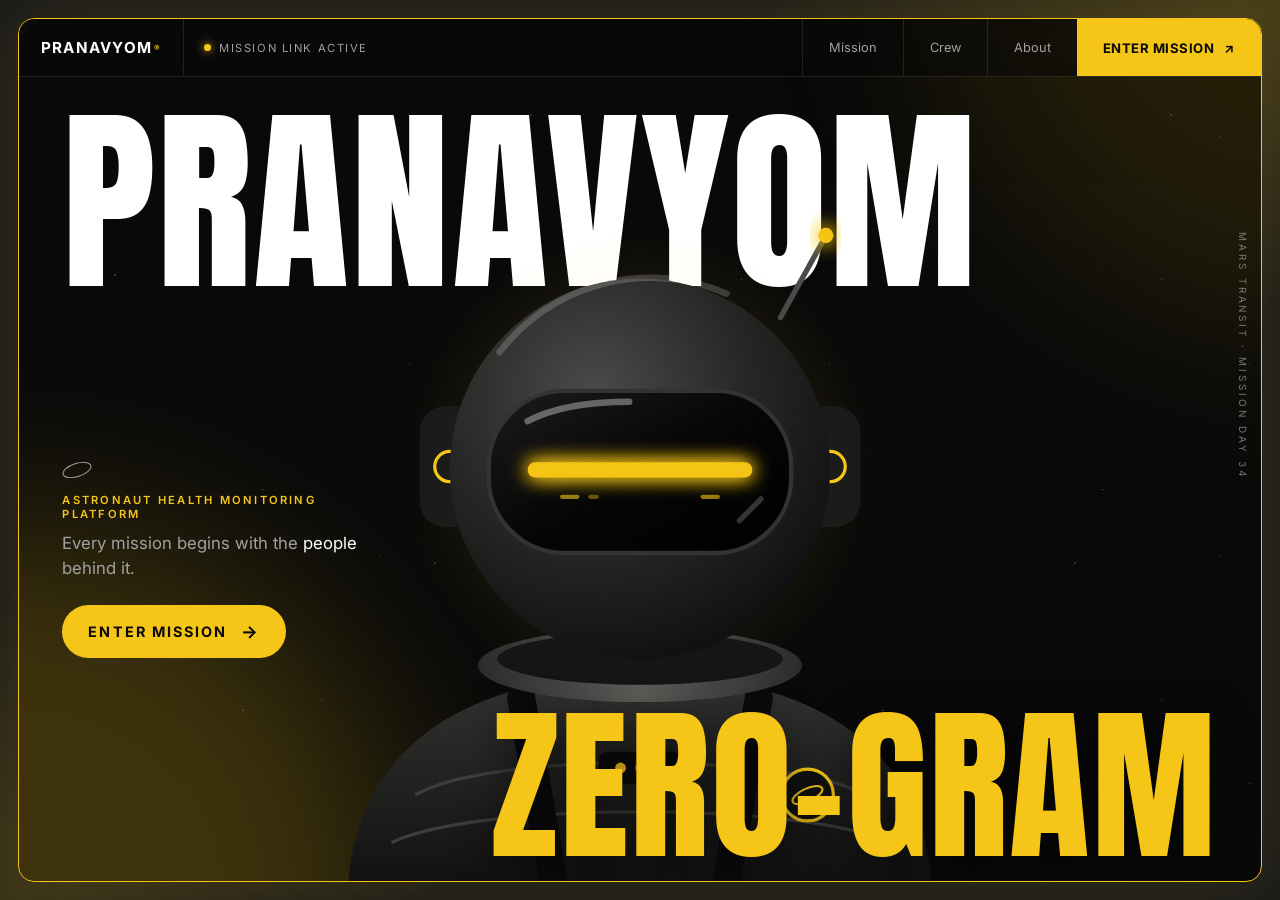
<file: index.html>
<!DOCTYPE html>
<html lang="en">
<head>
  <meta charset="UTF-8">
  <meta name="viewport" content="width=device-width, initial-scale=1.0">
  <title>PRANAVYOM ZERO-GRAM · Astronaut Health Monitoring Platform</title>
  <meta name="description" content="PRANAVYOM ZERO-GRAM: an astronaut health monitoring platform. Every mission begins with the people behind it.">
  <meta name="theme-color" content="#090909">

  <!-- Fonts: Anton for the giant title, Inter for everything else.
       Without internet the page falls back to system fonts. -->
  <link rel="preconnect" href="https://fonts.googleapis.com">
  <link rel="preconnect" href="https://fonts.gstatic.com" crossorigin>
  <link href="https://fonts.googleapis.com/css2?family=Anton&family=Inter:wght@400;500;600;700&display=swap" rel="stylesheet">

  <!-- File 2: the look -->
  <link rel="stylesheet" href="style.css">
</head>

<body class="is-loading">

  <!-- The whole screen sits inside one framed panel -->
  <div class="frame" id="frame">

    <!-- Decorative space background: stars and soft yellow glows -->
    <div class="space" aria-hidden="true">
      <div class="space__stars space__stars--far"></div>
      <div class="space__stars space__stars--near"></div>
      <div class="space__glow space__glow--left"></div>
      <div class="space__glow space__glow--right"></div>
    </div>

    <!-- ======================= TOP BAR ======================= -->
    <header class="topbar">
      <div class="topbar__logo">PRANAVYOM<sup>®</sup></div>
      <div class="topbar__status">
        <span class="topbar__dot" aria-hidden="true"></span>
        Mission link active
      </div>
      <nav class="topbar__nav" aria-label="Main">
        <span class="topbar__item">Mission</span>
        <span class="topbar__item">Crew</span>
        <span class="topbar__item">About</span>
        <button class="topbar__cta" type="button" data-enter-mission>Enter mission <span aria-hidden="true">↗</span></button>
      </nav>
    </header>

    <!-- ======================= WELCOME SCREEN ======================= -->
    <main class="hero" id="welcomeScreen">

      <h1 class="hero__title">
        <!-- Big white word sits BEHIND the astronaut -->
        <span class="hero__word hero__word--back">PRANAVYOM</span>
        <!-- Big yellow word sits IN FRONT of the astronaut -->
        <span class="hero__word hero__word--front">ZERO-GRAM</span>
      </h1>

      <!-- Original illustrated astronaut (drawn in code, no image file needed) -->
      <figure class="hero__astronaut" id="astronaut">
        <div class="hero__halo" aria-hidden="true"></div>
        <svg viewBox="0 0 600 640" role="img" aria-label="Illustrated astronaut with a glowing yellow visor">
          <defs>
            <radialGradient id="helmetShade" cx="0.38" cy="0.3" r="0.75">
              <stop offset="0" stop-color="#4a4a48"/>
              <stop offset="0.55" stop-color="#262625"/>
              <stop offset="1" stop-color="#0f0f0f"/>
            </radialGradient>
            <linearGradient id="suitShade" x1="0" y1="0" x2="0" y2="1">
              <stop offset="0" stop-color="#333331"/>
              <stop offset="1" stop-color="#121212"/>
            </linearGradient>
            <linearGradient id="visorGlass" x1="0" y1="0" x2="1" y2="1">
              <stop offset="0" stop-color="#1c1c1b"/>
              <stop offset="0.5" stop-color="#060606"/>
              <stop offset="1" stop-color="#000000"/>
            </linearGradient>
            <linearGradient id="ringMetal" x1="0" y1="0" x2="1" y2="0">
              <stop offset="0" stop-color="#2b2b2a"/>
              <stop offset="0.5" stop-color="#5c5c59"/>
              <stop offset="1" stop-color="#2b2b2a"/>
            </linearGradient>
            <filter id="yellowGlow" x="-50%" y="-200%" width="200%" height="500%">
              <feGaussianBlur stdDeviation="9" result="blur"/>
              <feMerge><feMergeNode in="blur"/><feMergeNode in="blur"/><feMergeNode in="SourceGraphic"/></feMerge>
            </filter>
          </defs>

          <!-- shoulders and chest -->
          <path d="M30 640 C 40 520 130 452 300 446 C 470 452 560 520 570 640 Z" fill="url(#suitShade)"/>
          <path d="M92 560 C 160 520 440 520 508 560" fill="none" stroke="#3d3d3b" stroke-width="3"/>
          <path d="M70 604 C 150 566 450 566 530 604" fill="none" stroke="#3d3d3b" stroke-width="3"/>
          <!-- harness straps -->
          <path d="M190 470 L 220 640" stroke="#0b0b0b" stroke-width="26" stroke-linecap="round"/>
          <path d="M410 470 L 380 640" stroke="#0b0b0b" stroke-width="26" stroke-linecap="round"/>
          <!-- mission patch: orbit ring -->
          <circle cx="455" cy="560" r="24" fill="#121212" stroke="#F5C518" stroke-width="3"/>
          <ellipse cx="455" cy="560" rx="15" ry="6" fill="none" stroke="#F5C518" stroke-width="2" transform="rotate(-25 455 560)"/>
          <!-- chest status lights -->
          <rect x="262" y="520" width="76" height="30" rx="8" fill="#0b0b0b"/>
          <circle cx="282" cy="535" r="5" fill="#F5C518"/>
          <circle cx="300" cy="535" r="5" fill="#5a5a58"/>
          <circle cx="318" cy="535" r="5" fill="#5a5a58"/>

          <!-- neck ring -->
          <ellipse cx="300" cy="440" rx="150" ry="34" fill="url(#ringMetal)"/>
          <ellipse cx="300" cy="434" rx="132" ry="24" fill="#151515"/>

          <!-- side helmet modules with yellow rings -->
          <rect x="96" y="200" width="56" height="112" rx="24" fill="#1b1b1a"/>
          <rect x="448" y="200" width="56" height="112" rx="24" fill="#1b1b1a"/>
          <circle cx="124" cy="256" r="14" fill="none" stroke="#F5C518" stroke-width="3"/>
          <circle cx="476" cy="256" r="14" fill="none" stroke="#F5C518" stroke-width="3"/>

          <!-- antenna -->
          <path d="M430 118 L 470 46" stroke="#4a4a48" stroke-width="5" stroke-linecap="round"/>
          <circle cx="472" cy="42" r="7" fill="#F5C518" filter="url(#yellowGlow)"/>

          <!-- helmet shell -->
          <circle cx="300" cy="258" r="176" fill="url(#helmetShade)"/>
          <path d="M170 150 A 176 176 0 0 1 380 96" fill="none" stroke="#ffffff" stroke-opacity="0.18" stroke-width="6" stroke-linecap="round"/>

          <!-- visor -->
          <rect x="160" y="186" width="280" height="150" rx="70" fill="url(#visorGlass)" stroke="#333331" stroke-width="4"/>
          <!-- glowing HUD band -->
          <rect x="196" y="252" width="208" height="14" rx="7" fill="#F5C518" filter="url(#yellowGlow)"/>
          <!-- HUD ticks -->
          <rect x="226" y="282" width="18" height="4" rx="2" fill="#F5C518" opacity="0.6"/>
          <rect x="252" y="282" width="10" height="4" rx="2" fill="#F5C518" opacity="0.4"/>
          <rect x="356" y="282" width="18" height="4" rx="2" fill="#F5C518" opacity="0.6"/>
          <!-- glass reflections -->
          <path d="M196 214 Q 230 196 290 196" fill="none" stroke="#ffffff" stroke-opacity="0.35" stroke-width="6" stroke-linecap="round"/>
          <path d="M392 306 L 412 286" stroke="#ffffff" stroke-opacity="0.2" stroke-width="5" stroke-linecap="round"/>
        </svg>
      </figure>

      <!-- Left: subtitle, tagline and the main button -->
      <section class="hero__intro">
        <span class="hero__orbit" aria-hidden="true"></span>
        <p class="hero__subtitle">Astronaut Health Monitoring Platform</p>
        <p class="hero__tagline">Every mission begins with the <em>people</em> behind it.</p>
        <button class="enter-btn" id="enterMissionBtn" type="button" data-enter-mission>
          ENTER MISSION <span class="enter-btn__arrow" aria-hidden="true">→</span>
        </button>
      </section>

      <!-- Right edge: small vertical mission label -->
      <p class="hero__side" aria-hidden="true">Mars transit · Mission day 34</p>
    </main>

    <!-- ======================= NEXT INTERFACE (placeholder) =======================
         "Enter mission" opens this for now. It will be replaced by the
         astronaut profile selection page in the next step. -->
    <section class="next-screen" id="nextScreen" hidden>
      <div class="next-screen__card">
        <p class="hero__subtitle">Next interface</p>
        <h2>Astronaut profile selection</h2>
        <p>The crew profiles will appear here. This screen is built in the next step.</p>
        <button class="back-btn" id="backBtn" type="button">← Back to welcome</button>
      </div>
    </section>

    <!-- Black fade used when moving between screens -->
    <div class="screen-fade" id="screenFade" aria-hidden="true"></div>
  </div>

  <!-- File 3: the behaviour -->
  <script src="script.js"></script>
</body>
</html>
</file>
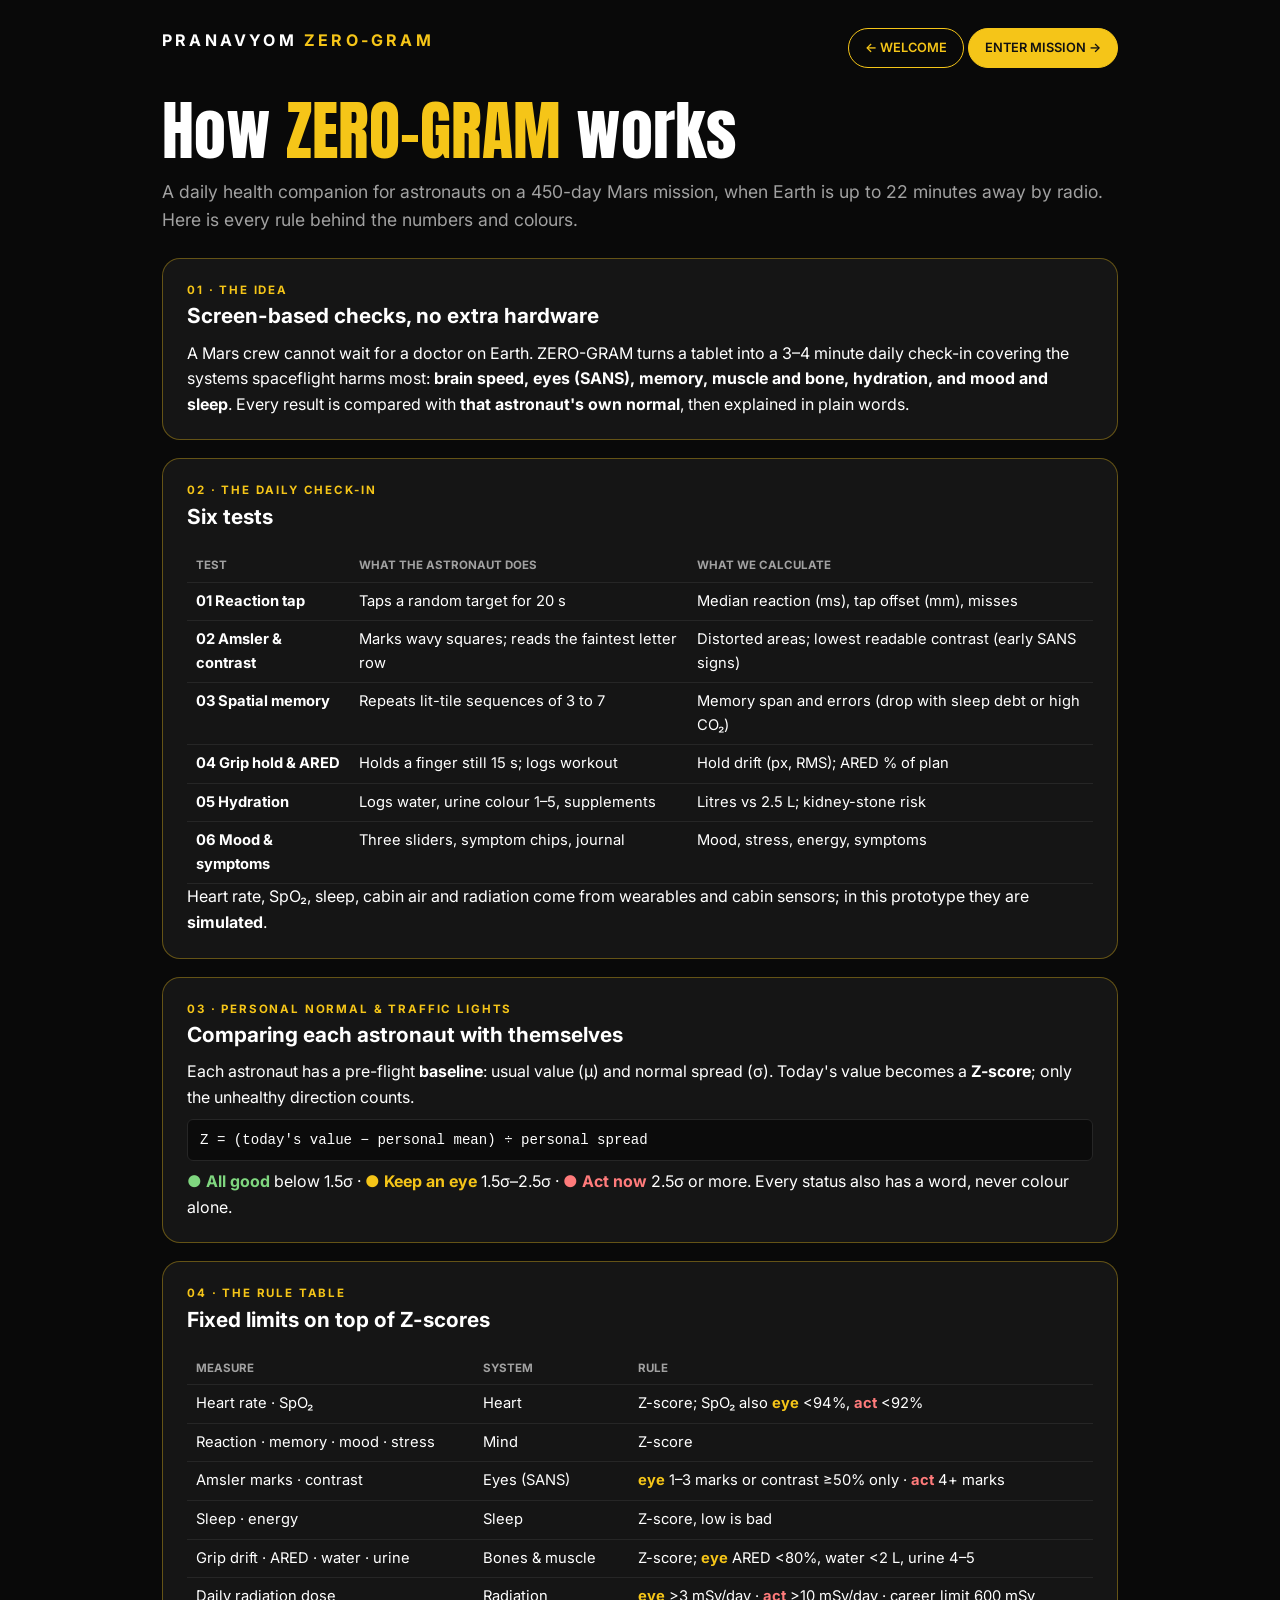
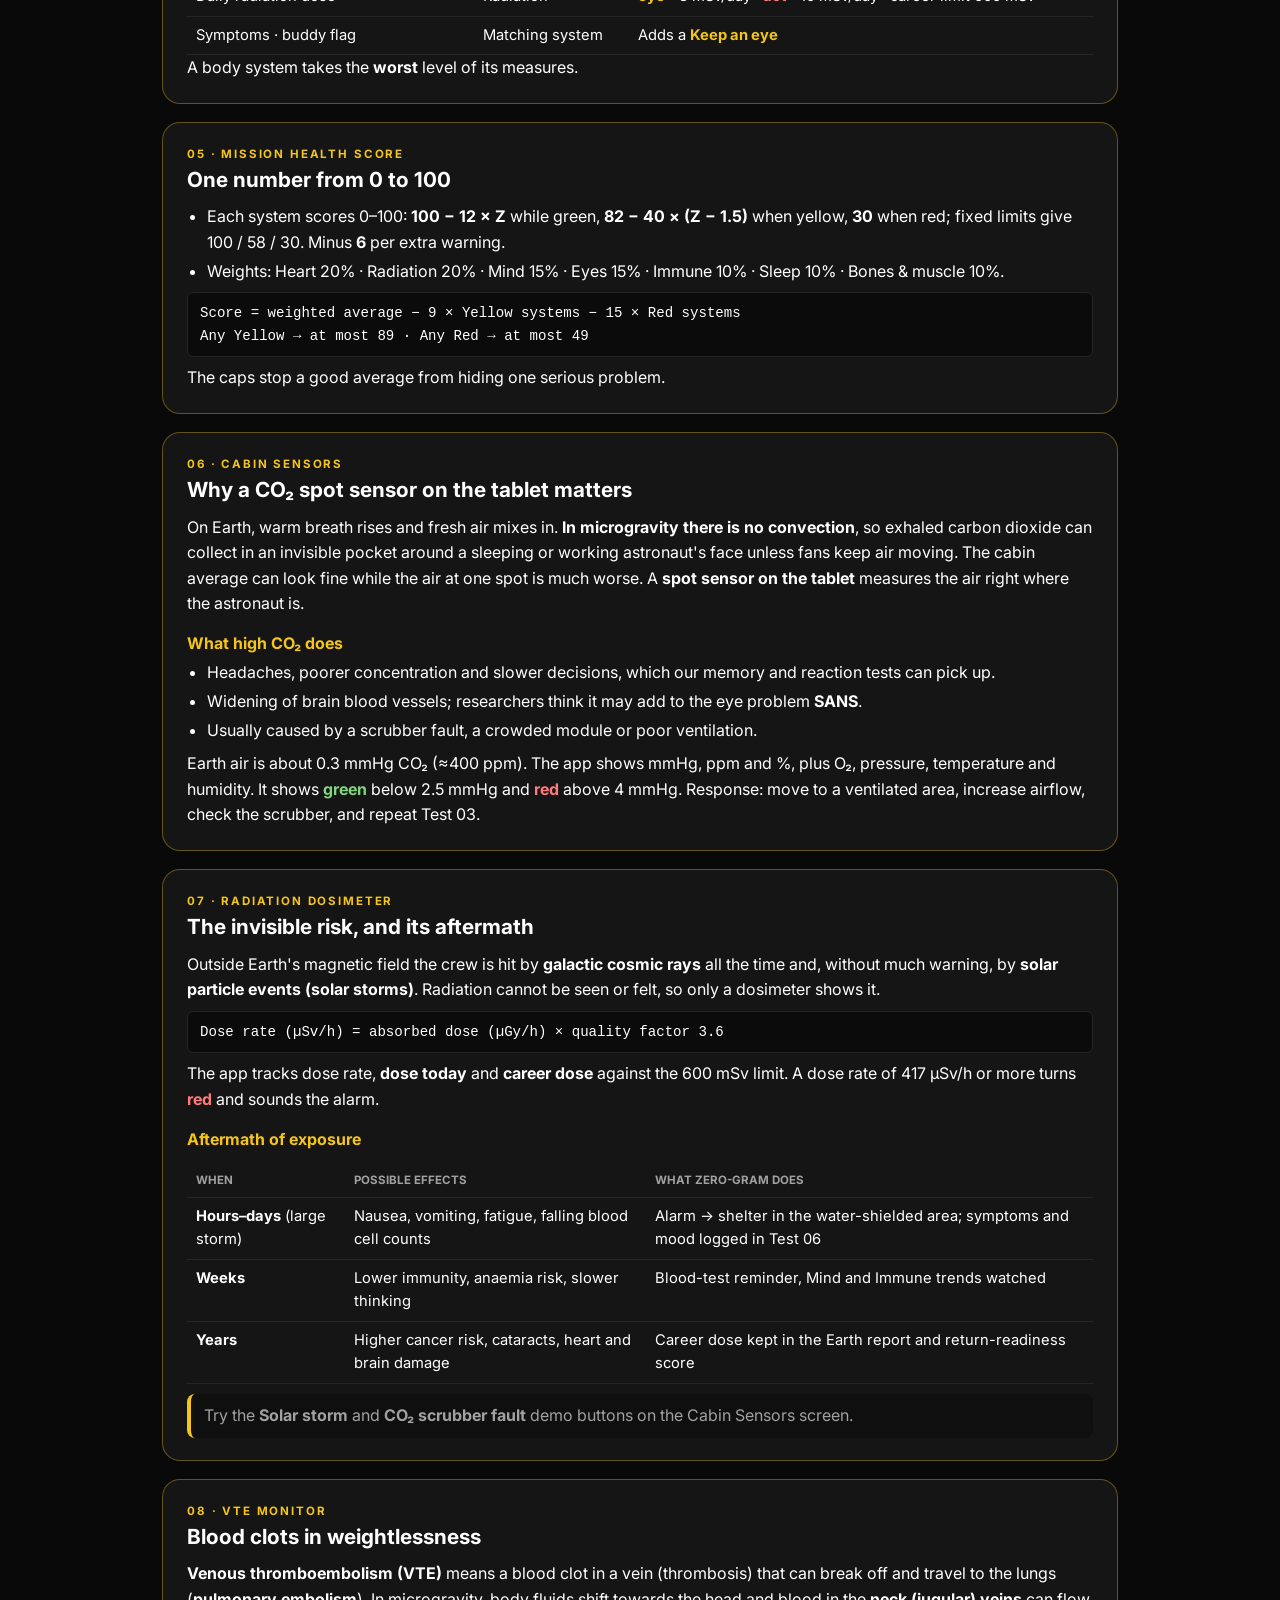
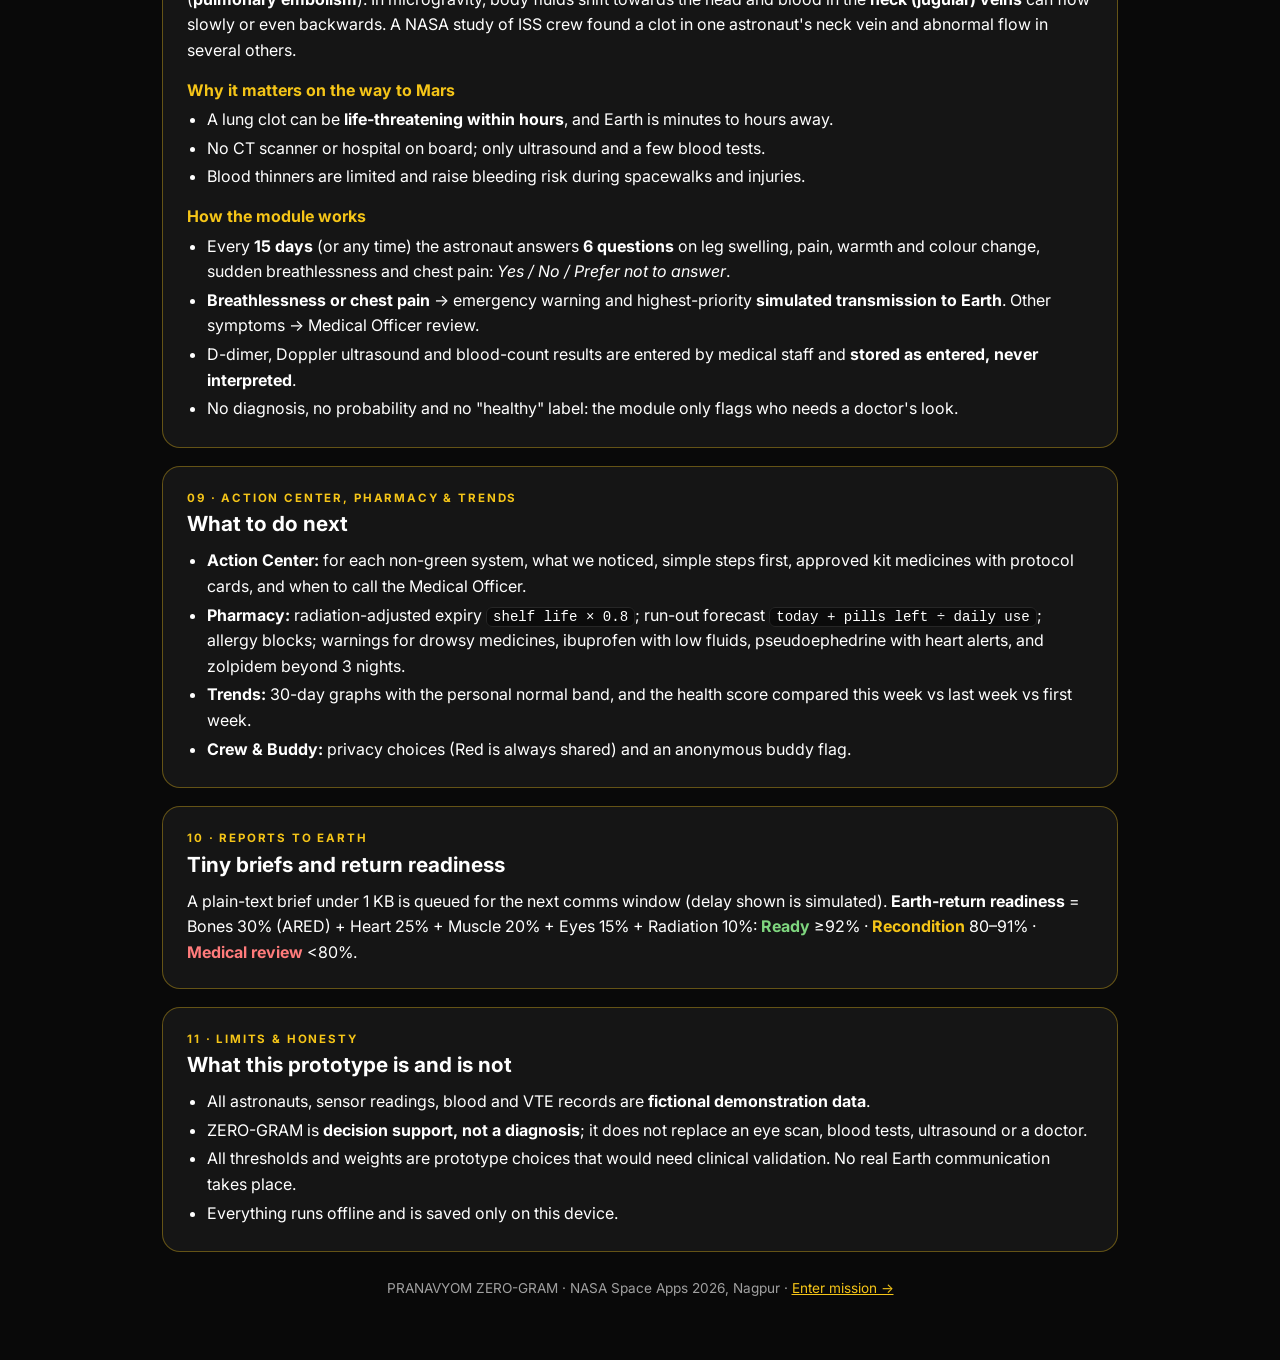
<file: about.html>
<!DOCTYPE html>
<html lang="en">
<head>
<meta charset="UTF-8">
<meta name="viewport" content="width=device-width, initial-scale=1.0">
<title>About · How PRANAVYOM ZERO-GRAM works</title>
<link href="https://fonts.googleapis.com/css2?family=Anton&family=Inter:wght@400;600;700&display=swap" rel="stylesheet">
<style>
:root{--p:#151515;--l:#262626;--y:#F5C518;--g:#A1A1A1}
*{box-sizing:border-box;margin:0;padding:0}
body{background:#090909;color:#fff;font:16px/1.6 Inter,Arial,sans-serif}
a{color:var(--y)}
.w{max-width:1000px;margin:0 auto;padding:28px 22px 60px}
.top{display:flex;justify-content:space-between;gap:12px;flex-wrap:wrap;margin-bottom:30px}
.brand{font-weight:700;letter-spacing:.2em;text-decoration:none;color:#fff}
.brand span{color:var(--y)}
.btn{display:inline-block;padding:9px 16px;border:1px solid var(--y);border-radius:99px;color:var(--y);text-decoration:none;font-weight:600;font-size:.8rem;text-transform:uppercase}
.btn.s{background:var(--y);color:#111}
h1{font:400 clamp(2.4rem,6vw,4rem)/1.05 Anton,Impact,sans-serif}
h1 em{font-style:normal;color:var(--y)}
.lead{color:var(--g);font-size:1.1rem;margin:12px 0 24px}
section{background:var(--p);border:1px solid rgba(245,197,24,.35);border-radius:18px;padding:22px 24px;margin-bottom:18px}
h2{font-size:1.3rem;margin-bottom:8px}
h2 small{color:var(--y);font-size:.72rem;letter-spacing:.16em;text-transform:uppercase;display:block}
h3{font-size:1rem;color:var(--y);margin:14px 0 4px}
p+p,p+ul,ul+p{margin-top:8px}
ul{padding-left:20px}
li{margin:3px 0}
code,.f{font-family:Consolas,monospace;background:#0b0b0b;border:1px solid var(--l);border-radius:6px;padding:1px 6px;font-size:.88rem}
.f{display:block;padding:9px 12px;margin:8px 0;white-space:pre-wrap}
table{width:100%;border-collapse:collapse;margin-top:8px;font-size:.92rem}
th,td{text-align:left;padding:7px 9px;border-bottom:1px solid var(--l);vertical-align:top}
th{color:var(--g);font-size:.72rem;text-transform:uppercase}
.g{color:#7fd67f;font-weight:700}.y{color:var(--y);font-weight:700}.r{color:#ff7b7b;font-weight:700}
.n{border-left:4px solid var(--y);padding:9px 13px;background:#0f0f0f;border-radius:8px;color:var(--g);margin-top:10px}
.sc{overflow-x:auto}
footer{color:var(--g);font-size:.85rem;text-align:center;margin-top:26px}
</style>
</head>
<body>
<div class="w">
<div class="top">
<a class="brand" href="index.html">PRANAVYOM <span>ZERO-GRAM</span></a>
<span><a class="btn" href="index.html">← Welcome</a> <a class="btn s" href="crew.html">Enter mission →</a></span>
</div>
<h1>How <em>ZERO-GRAM</em> works</h1>
<p class="lead">A daily health companion for astronauts on a 450-day Mars mission, when Earth is up to 22 minutes away by radio. Here is every rule behind the numbers and colours.</p>

<section>
<h2><small>01 · The idea</small>Screen-based checks, no extra hardware</h2>
<p>A Mars crew cannot wait for a doctor on Earth. ZERO-GRAM turns a tablet into a 3–4 minute daily check-in covering the systems spaceflight harms most: <b>brain speed, eyes (SANS), memory, muscle and bone, hydration, and mood and sleep</b>. Every result is compared with <b>that astronaut's own normal</b>, then explained in plain words.</p>
</section>

<section>
<h2><small>02 · The daily check-in</small>Six tests</h2>
<div class="sc"><table>
<tr><th>Test</th><th>What the astronaut does</th><th>What we calculate</th></tr>
<tr><td><b>01 Reaction tap</b></td><td>Taps a random target for 20 s</td><td>Median reaction (ms), tap offset (mm), misses</td></tr>
<tr><td><b>02 Amsler &amp; contrast</b></td><td>Marks wavy squares; reads the faintest letter row</td><td>Distorted areas; lowest readable contrast (early SANS signs)</td></tr>
<tr><td><b>03 Spatial memory</b></td><td>Repeats lit-tile sequences of 3 to 7</td><td>Memory span and errors (drop with sleep debt or high CO₂)</td></tr>
<tr><td><b>04 Grip hold &amp; ARED</b></td><td>Holds a finger still 15 s; logs workout</td><td>Hold drift (px, RMS); ARED % of plan</td></tr>
<tr><td><b>05 Hydration</b></td><td>Logs water, urine colour 1–5, supplements</td><td>Litres vs 2.5 L; kidney-stone risk</td></tr>
<tr><td><b>06 Mood &amp; symptoms</b></td><td>Three sliders, symptom chips, journal</td><td>Mood, stress, energy, symptoms</td></tr>
</table></div>
<p>Heart rate, SpO₂, sleep, cabin air and radiation come from wearables and cabin sensors; in this prototype they are <b>simulated</b>.</p>
</section>

<section>
<h2><small>03 · Personal normal &amp; traffic lights</small>Comparing each astronaut with themselves</h2>
<p>Each astronaut has a pre-flight <b>baseline</b>: usual value (μ) and normal spread (σ). Today's value becomes a <b>Z-score</b>; only the unhealthy direction counts.</p>
<span class="f">Z = (today's value − personal mean) ÷ personal spread</span>
<p><span class="g">● All good</span> below 1.5σ · <span class="y">● Keep an eye</span> 1.5σ–2.5σ · <span class="r">● Act now</span> 2.5σ or more. Every status also has a word, never colour alone.</p>
</section>

<section>
<h2><small>04 · The rule table</small>Fixed limits on top of Z-scores</h2>
<div class="sc"><table>
<tr><th>Measure</th><th>System</th><th>Rule</th></tr>
<tr><td>Heart rate · SpO₂</td><td>Heart</td><td>Z-score; SpO₂ also <span class="y">eye</span> &lt;94%, <span class="r">act</span> &lt;92%</td></tr>
<tr><td>Reaction · memory · mood · stress</td><td>Mind</td><td>Z-score</td></tr>
<tr><td>Amsler marks · contrast</td><td>Eyes (SANS)</td><td><span class="y">eye</span> 1–3 marks or contrast ≥50% only · <span class="r">act</span> 4+ marks</td></tr>
<tr><td>Sleep · energy</td><td>Sleep</td><td>Z-score, low is bad</td></tr>
<tr><td>Grip drift · ARED · water · urine</td><td>Bones &amp; muscle</td><td>Z-score; <span class="y">eye</span> ARED &lt;80%, water &lt;2 L, urine 4–5</td></tr>
<tr><td>Daily radiation dose</td><td>Radiation</td><td><span class="y">eye</span> &gt;3 mSv/day · <span class="r">act</span> &gt;10 mSv/day · career limit 600 mSv</td></tr>
<tr><td>Symptoms · buddy flag</td><td>Matching system</td><td>Adds a <span class="y">Keep an eye</span></td></tr>
</table></div>
<p>A body system takes the <b>worst</b> level of its measures.</p>
</section>

<section>
<h2><small>05 · Mission health score</small>One number from 0 to 100</h2>
<ul>
<li>Each system scores 0–100: <b>100 − 12 × Z</b> while green, <b>82 − 40 × (Z − 1.5)</b> when yellow, <b>30</b> when red; fixed limits give 100 / 58 / 30. Minus <b>6</b> per extra warning.</li>
<li>Weights: Heart 20% · Radiation 20% · Mind 15% · Eyes 15% · Immune 10% · Sleep 10% · Bones &amp; muscle 10%.</li>
</ul>
<span class="f">Score = weighted average − 9 × Yellow systems − 15 × Red systems
Any Yellow → at most 89 · Any Red → at most 49</span>
<p>The caps stop a good average from hiding one serious problem.</p>
</section>

<section>
<h2><small>06 · Cabin Sensors</small>Why a CO₂ spot sensor on the tablet matters</h2>
<p>On Earth, warm breath rises and fresh air mixes in. <b>In microgravity there is no convection</b>, so exhaled carbon dioxide can collect in an invisible pocket around a sleeping or working astronaut's face unless fans keep air moving. The cabin average can look fine while the air at one spot is much worse. A <b>spot sensor on the tablet</b> measures the air right where the astronaut is.</p>
<h3>What high CO₂ does</h3>
<ul>
<li>Headaches, poorer concentration and slower decisions, which our memory and reaction tests can pick up.</li>
<li>Widening of brain blood vessels; researchers think it may add to the eye problem <b>SANS</b>.</li>
<li>Usually caused by a scrubber fault, a crowded module or poor ventilation.</li>
</ul>
<p>Earth air is about 0.3 mmHg CO₂ (≈400 ppm). The app shows mmHg, ppm and %, plus O₂, pressure, temperature and humidity. It shows <span class="g">green</span> below 2.5 mmHg and <span class="r">red</span> above 4 mmHg. Response: move to a ventilated area, increase airflow, check the scrubber, and repeat Test 03.</p>
</section>

<section>
<h2><small>07 · Radiation dosimeter</small>The invisible risk, and its aftermath</h2>
<p>Outside Earth's magnetic field the crew is hit by <b>galactic cosmic rays</b> all the time and, without much warning, by <b>solar particle events (solar storms)</b>. Radiation cannot be seen or felt, so only a dosimeter shows it.</p>
<span class="f">Dose rate (µSv/h) = absorbed dose (µGy/h) × quality factor 3.6</span>
<p>The app tracks dose rate, <b>dose today</b> and <b>career dose</b> against the 600 mSv limit. A dose rate of 417 µSv/h or more turns <span class="r">red</span> and sounds the alarm.</p>
<h3>Aftermath of exposure</h3>
<div class="sc"><table>
<tr><th>When</th><th>Possible effects</th><th>What ZERO-GRAM does</th></tr>
<tr><td><b>Hours–days</b> (large storm)</td><td>Nausea, vomiting, fatigue, falling blood cell counts</td><td>Alarm → shelter in the water-shielded area; symptoms and mood logged in Test 06</td></tr>
<tr><td><b>Weeks</b></td><td>Lower immunity, anaemia risk, slower thinking</td><td>Blood-test reminder, Mind and Immune trends watched</td></tr>
<tr><td><b>Years</b></td><td>Higher cancer risk, cataracts, heart and brain damage</td><td>Career dose kept in the Earth report and return-readiness score</td></tr>
</table></div>
<p class="n">Try the <b>Solar storm</b> and <b>CO₂ scrubber fault</b> demo buttons on the Cabin Sensors screen.</p>
</section>

<section>
<h2><small>08 · VTE Monitor</small>Blood clots in weightlessness</h2>
<p><b>Venous thromboembolism (VTE)</b> means a blood clot in a vein (thrombosis) that can break off and travel to the lungs (<b>pulmonary embolism</b>). In microgravity, body fluids shift towards the head and blood in the <b>neck (jugular) veins</b> can flow slowly or even backwards. A NASA study of ISS crew found a clot in one astronaut's neck vein and abnormal flow in several others.</p>
<h3>Why it matters on the way to Mars</h3>
<ul>
<li>A lung clot can be <b>life-threatening within hours</b>, and Earth is minutes to hours away.</li>
<li>No CT scanner or hospital on board; only ultrasound and a few blood tests.</li>
<li>Blood thinners are limited and raise bleeding risk during spacewalks and injuries.</li>
</ul>
<h3>How the module works</h3>
<ul>
<li>Every <b>15 days</b> (or any time) the astronaut answers <b>6 questions</b> on leg swelling, pain, warmth and colour change, sudden breathlessness and chest pain: <i>Yes / No / Prefer not to answer</i>.</li>
<li><b>Breathlessness or chest pain</b> → emergency warning and highest-priority <b>simulated transmission to Earth</b>. Other symptoms → Medical Officer review.</li>
<li>D-dimer, Doppler ultrasound and blood-count results are entered by medical staff and <b>stored as entered, never interpreted</b>.</li>
<li>No diagnosis, no probability and no "healthy" label: the module only flags who needs a doctor's look.</li>
</ul>
</section>

<section>
<h2><small>09 · Action Center, Pharmacy &amp; Trends</small>What to do next</h2>
<ul>
<li><b>Action Center:</b> for each non-green system, what we noticed, simple steps first, approved kit medicines with protocol cards, and when to call the Medical Officer.</li>
<li><b>Pharmacy:</b> radiation-adjusted expiry <code>shelf life × 0.8</code>; run-out forecast <code>today + pills left ÷ daily use</code>; allergy blocks; warnings for drowsy medicines, ibuprofen with low fluids, pseudoephedrine with heart alerts, and zolpidem beyond 3 nights.</li>
<li><b>Trends:</b> 30-day graphs with the personal normal band, and the health score compared this week vs last week vs first week.</li>
<li><b>Crew &amp; Buddy:</b> privacy choices (Red is always shared) and an anonymous buddy flag.</li>
</ul>
</section>

<section>
<h2><small>10 · Reports to Earth</small>Tiny briefs and return readiness</h2>
<p>A plain-text brief under 1 KB is queued for the next comms window (delay shown is simulated). <b>Earth-return readiness</b> = Bones 30% (ARED) + Heart 25% + Muscle 20% + Eyes 15% + Radiation 10%: <span class="g">Ready</span> ≥92% · <span class="y">Recondition</span> 80–91% · <span class="r">Medical review</span> &lt;80%.</p>
</section>

<section>
<h2><small>11 · Limits &amp; honesty</small>What this prototype is and is not</h2>
<ul>
<li>All astronauts, sensor readings, blood and VTE records are <b>fictional demonstration data</b>.</li>
<li>ZERO-GRAM is <b>decision support, not a diagnosis</b>; it does not replace an eye scan, blood tests, ultrasound or a doctor.</li>
<li>All thresholds and weights are prototype choices that would need clinical validation. No real Earth communication takes place.</li>
<li>Everything runs offline and is saved only on this device.</li>
</ul>
</section>
<footer>PRANAVYOM ZERO-GRAM · NASA Space Apps 2026, Nagpur · <a href="crew.html">Enter mission →</a></footer>
</div>
</body>
</html>
</file>
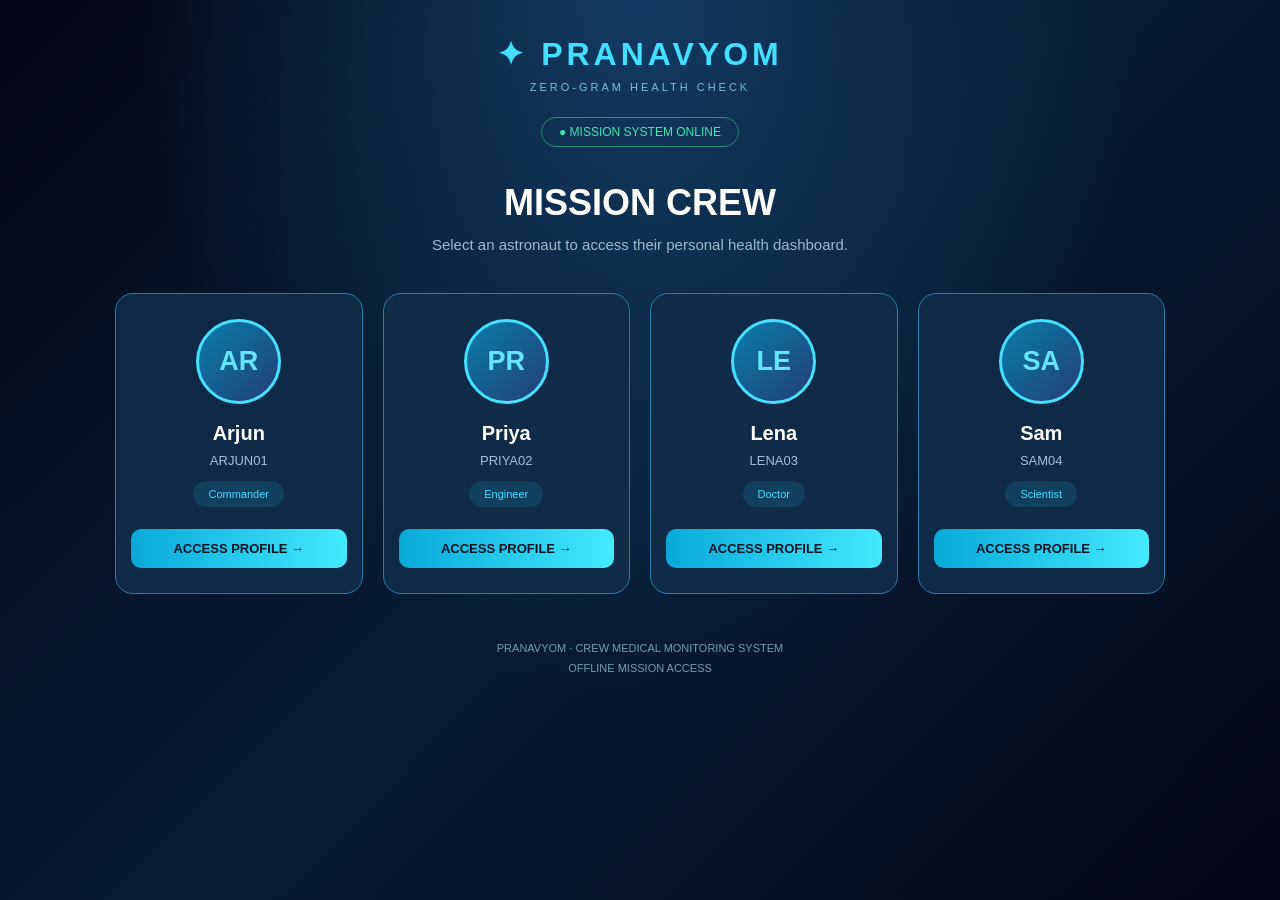
<file: dashboard.html>
<!DOCTYPE html>
<html lang="en">
<head>
<meta charset="UTF-8">
<meta name="viewport" content="width=device-width, initial-scale=1.0">
<title>Pranavyom | Mission Crew</title>

<style>
* {
    margin: 0;
    padding: 0;
    box-sizing: border-box;
    font-family: 'Segoe UI', sans-serif;
}

body {
    min-height: 100vh;
    background:
        radial-gradient(ellipse at top, #123b63, transparent 55%),
        linear-gradient(135deg, #020817, #071c35, #020817);
    color: white;
    padding: 35px 20px;
}

.container {
    max-width: 1050px;
    margin: auto;
    text-align: center;
}

.logo {
    color: #42dfff;
    font-size: 32px;
    font-weight: 800;
    letter-spacing: 4px;
}

.subtitle {
    color: #80bcd8;
    font-size: 11px;
    letter-spacing: 3px;
    margin-top: 8px;
}

.status {
    display: inline-block;
    margin-top: 24px;
    color: #43e6ad;
    border: 1px solid #238f73;
    border-radius: 20px;
    padding: 7px 17px;
    font-size: 12px;
}

h1 {
    margin-top: 35px;
    font-size: clamp(25px, 5vw, 36px);
}

.description {
    color: #9bbbd0;
    margin-top: 12px;
    font-size: 15px;
}

.crew-grid {
    display: grid;
    grid-template-columns: repeat(4, 1fr);
    gap: 20px;
    margin-top: 40px;
}

.crew-card {
    background: rgba(16, 44, 73, 0.92);
    border: 1px solid #247eac;
    border-radius: 18px;
    padding: 25px 15px;
    cursor: pointer;
    color: white;
    transition: 0.25s;
}

.crew-card:hover {
    transform: translateY(-7px);
    border-color: #42dfff;
    box-shadow: 0 0 25px rgba(0, 183, 255, 0.2);
    background: #153b5d;
}

.avatar {
    width: 85px;
    height: 85px;
    margin: auto;
    border-radius: 50%;
    background: linear-gradient(135deg, #087eac, #243d75);
    display: flex;
    justify-content: center;
    align-items: center;
    color: #65e5ff;
    font-size: 27px;
    font-weight: bold;
    border: 3px solid #45dfff;
}

.crew-card h2 {
    margin-top: 18px;
    font-size: 20px;
}

.crew-card p {
    color: #9fc3db;
    margin-top: 8px;
    font-size: 13px;
}

.role {
    display: inline-block;
    margin-top: 13px;
    padding: 7px 15px;
    border-radius: 20px;
    color: #43dfff;
    background: #103f60;
    font-size: 11px;
}

.access {
    display: block;
    margin-top: 22px;
    padding: 12px;
    background: linear-gradient(90deg, #08a9d8, #43eaff);
    color: #031525;
    border-radius: 10px;
    font-size: 13px;
    font-weight: bold;
}

.footer {
    margin-top: 45px;
    color: #789bb4;
    font-size: 11px;
    line-height: 1.8;
}

@media(max-width: 750px) {
    .crew-grid {
        grid-template-columns: repeat(2, 1fr);
    }
}

@media(max-width: 380px) {
    .crew-grid {
        grid-template-columns: 1fr;
    }
}
</style>
</head>

<body>

<div class="container">

    <div class="logo">✦ PRANAVYOM</div>
    <div class="subtitle">ZERO-GRAM HEALTH CHECK</div>

    <div class="status">● MISSION SYSTEM ONLINE</div>

    <h1>MISSION CREW</h1>

    <p class="description">
        Select an astronaut to access their personal health dashboard.
    </p>

    <div class="crew-grid" id="crewGrid"></div>

    <div class="footer">
        PRANAVYOM · CREW MEDICAL MONITORING SYSTEM<br>
        OFFLINE MISSION ACCESS
    </div>

</div>

<script>
const astronauts = [
    {
        id: "ARJUN01",
        name: "Arjun",
        role: "Commander",
        initials: "AR",
        missionDay: 34
    },
    {
        id: "PRIYA02",
        name: "Priya",
        role: "Engineer",
        initials: "PR",
        missionDay: 34
    },
    {
        id: "LENA03",
        name: "Lena",
        role: "Doctor",
        initials: "LE",
        missionDay: 34
    },
    {
        id: "SAM04",
        name: "Sam",
        role: "Scientist",
        initials: "SA",
        missionDay: 34
    }
];

const crewGrid = document.getElementById("crewGrid");

astronauts.forEach(astronaut => {

    const card = document.createElement("button");
    card.className = "crew-card";
    card.type = "button";

    card.innerHTML = `
        <div class="avatar">${astronaut.initials}</div>
        <h2>${astronaut.name}</h2>
        <p>${astronaut.id}</p>
        <span class="role">${astronaut.role}</span>
        <span class="access">ACCESS PROFILE →</span>
    `;

    card.addEventListener("click", () => {
        sessionStorage.setItem(
            "selectedAstronaut",
            JSON.stringify(astronaut)
        );

        window.location.href = "dashboard.html";
    });

    crewGrid.appendChild(card);
});
</script>

</body>
</html>
</file>
<file: style.css>
/* ==========================================================
   PRANAVYOM ZERO-GRAM — Welcome screen styles
   Palette: matte black, charcoal, warm yellow, white, muted grey
   ========================================================== */

:root {
  --black: #090909;
  --charcoal: #151515;
  --yellow: #F5C518;
  --white: #FFFFFF;
  --grey: #A1A1A1;
  --line: rgba(255, 255, 255, 0.10);
  --bar-h: 58px;
  --font-display: "Anton", "Impact", "Haettenschweiler", "Arial Narrow Bold", "Arial Narrow", sans-serif;
  --font-body: "Inter", system-ui, -apple-system, "Segoe UI", Roboto, sans-serif;
}

* { box-sizing: border-box; margin: 0; padding: 0; }

html, body { height: 100%; }

body {
  background:
    radial-gradient(ellipse 60% 50% at 100% 0%, rgba(245, 197, 24, 0.20), transparent 70%),
    radial-gradient(ellipse 50% 50% at 0% 100%, rgba(245, 197, 24, 0.14), transparent 70%),
    #1b1b1a;
  color: var(--white);
  font-family: var(--font-body);
  overflow: hidden;
}

button { font: inherit; cursor: pointer; }

/* ---------- the framed panel ---------- */
.frame {
  position: fixed;
  inset: 18px;
  border: 1.5px solid var(--yellow);
  border-radius: 16px;
  background: var(--black);
  overflow: hidden;
  box-shadow: 0 0 60px rgba(245, 197, 24, 0.12);
}

/* ---------- space background ---------- */
.space { position: absolute; inset: 0; pointer-events: none; }

.space__stars { position: absolute; inset: 0; }
.space__stars--far {
  background-image:
    radial-gradient(1px 1px at 10% 20%, rgba(255,255,255,.55), transparent 60%),
    radial-gradient(1px 1px at 25% 70%, rgba(255,255,255,.40), transparent 60%),
    radial-gradient(1px 1px at 40% 35%, rgba(255,255,255,.35), transparent 60%),
    radial-gradient(1px 1px at 58% 12%, rgba(255,255,255,.50), transparent 60%),
    radial-gradient(1px 1px at 72% 62%, rgba(255,255,255,.35), transparent 60%),
    radial-gradient(1px 1px at 86% 28%, rgba(255,255,255,.45), transparent 60%),
    radial-gradient(1px 1px at 93% 82%, rgba(255,255,255,.30), transparent 60%),
    radial-gradient(1px 1px at 5% 90%, rgba(255,255,255,.35), transparent 60%);
  background-size: 420px 420px;
}
.space__stars--near {
  background-image:
    radial-gradient(1.5px 1.5px at 15% 40%, rgba(255,255,255,.8), transparent 60%),
    radial-gradient(1.5px 1.5px at 65% 85%, rgba(255,255,255,.7), transparent 60%),
    radial-gradient(1.5px 1.5px at 80% 15%, rgba(245,197,24,.9), transparent 60%),
    radial-gradient(1.5px 1.5px at 35% 8%, rgba(255,255,255,.6), transparent 60%);
  background-size: 640px 640px;
  animation: twinkle 6s ease-in-out infinite;
}
@keyframes twinkle { 50% { opacity: 0.45; } }

.space__glow {
  position: absolute; width: 60vmax; height: 60vmax; border-radius: 50%;
  filter: blur(90px); opacity: 0.22;
}
.space__glow--left  { left: -30vmax; bottom: -32vmax; background: var(--yellow); }
.space__glow--right { right: -34vmax; top: -36vmax; background: #9a7d0a; opacity: 0.18; }

/* ---------- top bar ---------- */
.topbar {
  position: absolute; top: 0; left: 0; right: 0; z-index: 10;
  height: var(--bar-h);
  display: flex; align-items: stretch;
  border-bottom: 1px solid var(--line);
  background: rgba(9, 9, 9, 0.55);
  backdrop-filter: blur(6px);
}
.topbar__logo {
  display: flex; align-items: center; padding: 0 22px;
  font-weight: 700; letter-spacing: .08em; font-size: .95rem;
  border-right: 1px solid var(--line);
}
.topbar__logo sup { font-size: .55em; color: var(--yellow); margin-left: 2px; }
.topbar__status {
  display: flex; align-items: center; gap: 8px; padding: 0 20px;
  font-size: .7rem; letter-spacing: .14em; text-transform: uppercase; color: var(--grey);
}
.topbar__dot {
  width: 7px; height: 7px; border-radius: 50%; background: var(--yellow);
  box-shadow: 0 0 10px var(--yellow); animation: pulse 2.4s ease-in-out infinite;
}
@keyframes pulse { 50% { opacity: .35; } }

.topbar__nav { margin-left: auto; display: flex; align-items: stretch; }
.topbar__item {
  display: flex; align-items: center; padding: 0 26px;
  font-size: .8rem; color: var(--grey); border-left: 1px solid var(--line);
}
.topbar__cta {
  display: flex; align-items: center; gap: 10px; padding: 0 26px;
  background: var(--yellow); color: var(--black); border: 0;
  font-weight: 700; font-size: .82rem; letter-spacing: .04em; text-transform: uppercase;
  transition: background .2s ease;
}
.topbar__cta:hover { background: var(--white); }

/* ---------- hero layout (desktop & tablet) ---------- */
.hero { position: absolute; inset: var(--bar-h) 0 0 0; }
.hero[hidden] { display: none !important; }

.hero__title { display: contents; font-weight: 400; }   /* the two words are placed separately */

.hero__word {
  position: absolute;
  font-family: var(--font-display);
  text-transform: uppercase;
  line-height: .86;
  letter-spacing: .01em;
  white-space: nowrap;
}
.hero__word--back {          /* white, behind the astronaut */
  z-index: 1;
  top: 5%; left: 3.5%;
  font-size: clamp(72px, 15.5vw, 270px);
  color: var(--white);
}
.hero__word--front {         /* yellow, in front of the astronaut */
  z-index: 3;
  right: 3.5%; bottom: 3%;
  font-size: clamp(64px, 13vw, 230px);
  color: var(--yellow);
  text-shadow: 0 10px 40px rgba(0, 0, 0, 0.55);
}

.hero__astronaut {
  position: absolute; z-index: 2;
  left: 50%; bottom: 0;
  height: 86%;
  aspect-ratio: 600 / 640;
  transform: translateX(-50%);
}
.hero__astronaut svg {
  position: relative; width: 100%; height: 100%; display: block;
  animation: float 7s ease-in-out infinite;
  transition: filter .4s ease;
}
.hero__astronaut:hover svg { filter: drop-shadow(0 0 28px rgba(245, 197, 24, 0.35)); }
@keyframes float { 50% { transform: translateY(-12px); } }

.hero__halo {
  position: absolute; left: 50%; top: 40%; width: 80%; aspect-ratio: 1;
  transform: translate(-50%, -50%); border-radius: 50%;
  background: radial-gradient(circle, rgba(245, 197, 24, 0.28), rgba(245, 197, 24, 0) 65%);
  opacity: .75; transition: opacity .4s ease;
}
.hero__astronaut:hover .hero__halo { opacity: 1; }

/* intro block on the left */
.hero__intro {
  position: absolute; z-index: 4;
  left: 3.5%; top: 48%;
  width: min(300px, 26vw);
}
.hero__orbit {
  display: block; width: 30px; height: 14px; margin-bottom: 16px;
  border: 1.5px solid var(--grey); border-radius: 50%;
  transform: rotate(-18deg);
}
.hero__subtitle {
  font-size: .7rem; letter-spacing: .2em; text-transform: uppercase;
  color: var(--yellow); font-weight: 600; margin-bottom: 10px;
}
.hero__tagline {
  font-size: 1.05rem; line-height: 1.5; color: var(--grey); margin-bottom: 24px;
}
.hero__tagline em { font-style: normal; color: var(--white); }

.enter-btn {
  display: inline-flex; align-items: center; gap: 14px;
  padding: 16px 26px;
  background: var(--yellow); color: var(--black);
  border: 0; border-radius: 999px;
  font-weight: 700; font-size: .9rem; letter-spacing: .14em;
  box-shadow: 0 0 0 0 rgba(245, 197, 24, 0.5);
  transition: transform .2s ease, box-shadow .3s ease, background .2s ease;
}
.enter-btn:hover {
  transform: translateY(-2px);
  box-shadow: 0 0 0 6px rgba(245, 197, 24, 0.18), 0 10px 30px rgba(245, 197, 24, 0.25);
}
.enter-btn__arrow { font-size: 1.1rem; transition: transform .2s ease; }
.enter-btn:hover .enter-btn__arrow { transform: translateX(4px); }
.enter-btn:focus-visible, .topbar__cta:focus-visible, .back-btn:focus-visible {
  outline: 3px solid var(--white); outline-offset: 3px;
}

/* vertical label on the right edge */
.hero__side {
  position: absolute; z-index: 4; right: 18px; top: 50%;
  transform: translateY(-50%) rotate(90deg); transform-origin: right center;
  font-size: .62rem; letter-spacing: .3em; text-transform: uppercase; color: var(--grey);
  white-space: nowrap; opacity: .7;
}

/* ---------- placeholder for the next interface ---------- */
.next-screen {
  position: absolute; inset: var(--bar-h) 0 0 0; z-index: 8;
  display: grid; place-items: center; padding: 24px;
  background: radial-gradient(ellipse at center, #151515 0%, var(--black) 70%);
}
.next-screen[hidden] { display: none; }
.next-screen__card {
  max-width: 460px; text-align: center; padding: 36px 30px;
  background: var(--charcoal); border: 1px solid var(--line); border-radius: 16px;
}
.next-screen__card h2 { font-family: var(--font-display); font-weight: 400; font-size: 2.2rem; margin-bottom: 12px; letter-spacing: .02em; }
.next-screen__card p { color: var(--grey); margin-bottom: 24px; }
.back-btn {
  padding: 12px 20px; border-radius: 999px; background: transparent;
  color: var(--white); border: 1px solid var(--grey);
  transition: border-color .2s ease, color .2s ease;
}
.back-btn:hover { border-color: var(--yellow); color: var(--yellow); }

/* black fade between screens */
.screen-fade {
  position: absolute; inset: 0; z-index: 20; background: var(--black);
  opacity: 0; pointer-events: none; transition: opacity .45s ease;
}
.screen-fade.is-active { opacity: 1; pointer-events: all; }

/* ---------- entrance animation (plays once when the page opens) ---------- */
.hero__word--back  { animation: riseUp .9s cubic-bezier(.2,.7,.2,1) both; }
.hero__word--front { animation: dropDown .9s cubic-bezier(.2,.7,.2,1) .15s both; }
.hero__astronaut   { animation: fadeIn 1.2s ease .2s both; }
.hero__intro       { animation: riseUp .9s ease .35s both; }
@keyframes riseUp   { from { opacity: 0; transform: translateY(30px); } }
@keyframes dropDown { from { opacity: 0; transform: translateY(-30px); } }
@keyframes fadeIn   { from { opacity: 0; } }

/* ---------- tablet ---------- */
@media (max-width: 1024px) {
  .topbar__item { display: none; }
  .hero__intro { width: min(280px, 34vw); top: auto; bottom: 26%; }
  .hero__astronaut { height: 74%; left: 58%; }
}

/* ---------- mobile: everything stacks in one column ---------- */
@media (max-width: 700px) {
  body { overflow: auto; }
  .frame { inset: 8px; position: absolute; min-height: calc(100% - 16px); overflow: visible; }
  .space { overflow: hidden; border-radius: 16px; }
  .topbar__status { display: none; }
  .topbar__cta { padding: 0 18px; font-size: .75rem; }

  .hero {
    position: relative; inset: auto; padding: calc(var(--bar-h) + 18px) 18px 34px;
    display: flex; flex-direction: column; align-items: center; text-align: center;
  }
  .hero__word { position: relative; top: auto; left: auto; right: auto; bottom: auto; }
  .hero__word--back  { order: 1; font-size: 21vw; }
  .hero__astronaut   {
    order: 2; position: relative; left: auto; transform: none;
    width: 82vw; height: auto; margin-top: -9vw;
  }
  .hero__word--front { order: 3; font-size: 19vw; margin-top: -16vw; }
  .hero__intro {
    order: 4; position: relative; left: auto; top: auto; bottom: auto;
    width: 100%; max-width: 360px; margin-top: 22px;
    display: flex; flex-direction: column; align-items: center;
  }
  .hero__side { display: none; }
  .next-screen { position: fixed; inset: calc(var(--bar-h) + 8px) 8px 8px 8px; border-radius: 0 0 16px 16px; }
}

/* ---------- respect "reduce motion" settings ---------- */
@media (prefers-reduced-motion: reduce) {
  *, *::before, *::after { animation: none !important; transition: none !important; }
}
</file>
